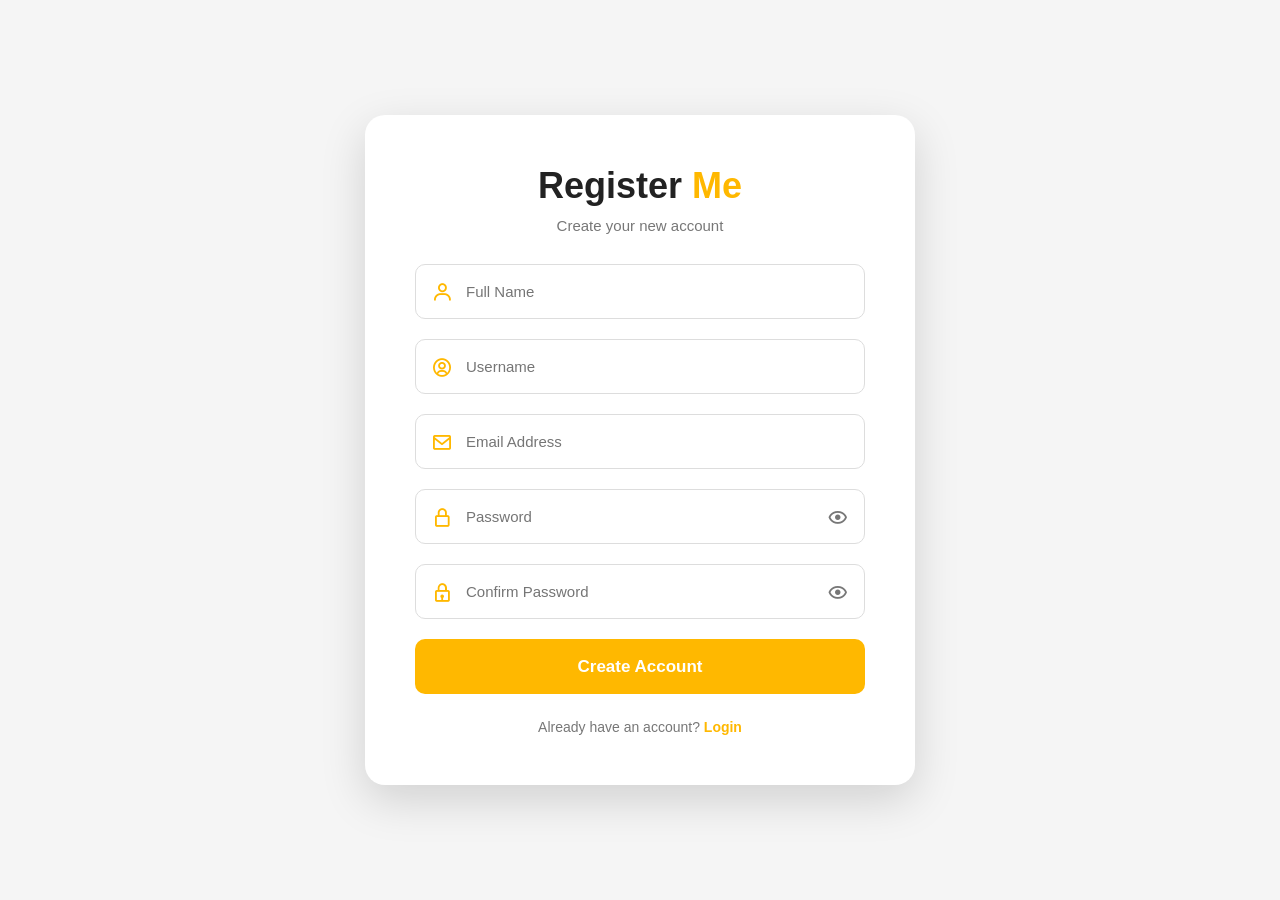
<file: New/2.html>
<!DOCTYPE html>
<html lang="en">
<head>
    <meta charset="UTF-8">
    <meta name="viewport" content="width=device-width, initial-scale=1.0">

    <title>Register Page</title>

    <!-- Boxicons -->
    <link href="https://unpkg.com/boxicons@2.1.4/css/boxicons.min.css" rel="stylesheet">

    <style>
        * {
            margin: 0;
            padding: 0;
            box-sizing: border-box;
            font-family: Arial, sans-serif;
        }

        body {
            min-height: 100vh;
            display: flex;
            justify-content: center;
            align-items: center;
            background: #f5f5f5;
            padding: 30px;
        }

        .register-box {
            width: 550px;
            background: #fff;
            padding: 50px;
            border-radius: 20px;
            box-shadow: 0 15px 45px rgba(0,0,0,0.15);
        }

        .register-box h2 {
            text-align: center;
            font-size: 36px;
            color: #222;
            margin-bottom: 10px;
        }

        .register-box h2 span {
            color: #ffb800;
        }

        .register-box > p {
            text-align: center;
            color: #777;
            font-size: 15px;
            margin-bottom: 30px;
        }

        .input-box {
            position: relative;
            margin-bottom: 20px;
        }

        .input-box input {
            width: 100%;
            height: 55px;
            border: 1px solid #ddd;
            border-radius: 10px;
            outline: none;
            padding: 0 50px;
            font-size: 15px;
        }

        .input-box input:focus {
            border-color: #ffb800;
            box-shadow: 0 0 0 3px rgba(255,184,0,0.12);
        }

        .left-icon {
            position: absolute;
            left: 16px;
            top: 50%;
            transform: translateY(-50%);
            font-size: 22px;
            color: #ffb800;
        }

        .show-password {
            position: absolute;
            right: 16px;
            top: 50%;
            transform: translateY(-50%);
            font-size: 22px;
            color: #777;
            cursor: pointer;
        }

        .register-btn {
            width: 100%;
            height: 55px;
            border: none;
            border-radius: 10px;
            background: #ffb800;
            color: white;
            font-size: 17px;
            font-weight: bold;
            cursor: pointer;
            transition: 0.3s;
        }

        .register-btn:hover {
            background: #e5a600;
        }

        .message {
            display: none;
            text-align: center;
            margin-top: 15px;
            font-size: 14px;
        }

        .login-link {
            text-align: center;
            margin-top: 25px;
            color: #777;
            font-size: 14px;
        }

        .login-link a {
            color: #ffb800;
            text-decoration: none;
            font-weight: bold;
        }

        @media (max-width: 600px) {
            body {
                padding: 20px;
            }

            .register-box {
                width: 100%;
                padding: 35px 25px;
            }

            .register-box h2 {
                font-size: 30px;
            }

            .input-box input {
                height: 52px;
            }

            .register-btn {
                height: 52px;
            }
        }
    </style>
</head>

<body>

    <div class="register-box">

        <h2>
            Register <span>Me</span>
        </h2>

        <p>
            Create your new account
        </p>

        <form id="registerForm">

            <!-- NAME -->
            <div class="input-box">
                <i class='bx bx-user left-icon'></i>

                <input
                    type="text"
                    id="name"
                    placeholder="Full Name"
                    required
                >
            </div>

            <!-- USERNAME -->
            <div class="input-box">
                <i class='bx bx-user-circle left-icon'></i>

                <input
                    type="text"
                    id="username"
                    placeholder="Username"
                    required
                >
            </div>

            <!-- EMAIL -->
            <div class="input-box">
                <i class='bx bx-envelope left-icon'></i>

                <input
                    type="email"
                    id="email"
                    placeholder="Email Address"
                    required
                >
            </div>

            <!-- PASSWORD -->
            <div class="input-box">
                <i class='bx bx-lock-alt left-icon'></i>

                <input
                    type="password"
                    id="password"
                    placeholder="Password"
                    required
                >

                <i
                    class='bx bx-show show-password'
                    id="showPassword">
                </i>
            </div>

            <!-- CONFIRM PASSWORD -->
            <div class="input-box">
                <i class='bx bx-lock left-icon'></i>

                <input
                    type="password"
                    id="confirmPassword"
                    placeholder="Confirm Password"
                    required
                >

                <i
                    class='bx bx-show show-password'
                    id="showConfirmPassword">
                </i>
            </div>

            <button
                type="submit"
                class="register-btn">
                Create Account
            </button>

            <div
                class="message"
                id="message">
            </div>

        </form>

        <div class="login-link">
            Already have an account?
            <a href="index.html">Login</a>
        </div>

    </div>


    <script>

        /* =========================
           SHOW PASSWORD
        ========================= */

        function passwordToggle(inputId, iconId) {

            const input = document.getElementById(inputId);
            const icon = document.getElementById(iconId);

            icon.addEventListener("click", function () {

                if (input.type === "password") {

                    input.type = "text";

                    icon.classList.remove("bx-show");
                    icon.classList.add("bx-hide");

                } else {

                    input.type = "password";

                    icon.classList.remove("bx-hide");
                    icon.classList.add("bx-show");

                }

            });
        }

        passwordToggle("password", "showPassword");
        passwordToggle("confirmPassword", "showConfirmPassword");


        /* =========================
           REGISTER
        ========================= */

        document
        .getElementById("registerForm")
        .addEventListener("submit", function(e) {

            e.preventDefault();

            const password =
                document.getElementById("password").value;

            const confirmPassword =
                document.getElementById("confirmPassword").value;

            const message =
                document.getElementById("message");


            /* PASSWORD CHECK */

            if (password !== confirmPassword) {

                message.innerHTML =
                    "Passwords do not match";

                message.style.color = "red";
                message.style.display = "block";

                return;
            }


            /* SUCCESS */

            message.innerHTML =
                "Registration successful ✓";

            message.style.color = "green";
            message.style.display = "block";


            /*
                After 1 second,
                open Login page
            */

            setTimeout(function() {

                window.location.href = "index.html";

            }, 1000);

        });

    </script>

</body>
</html>
</file>
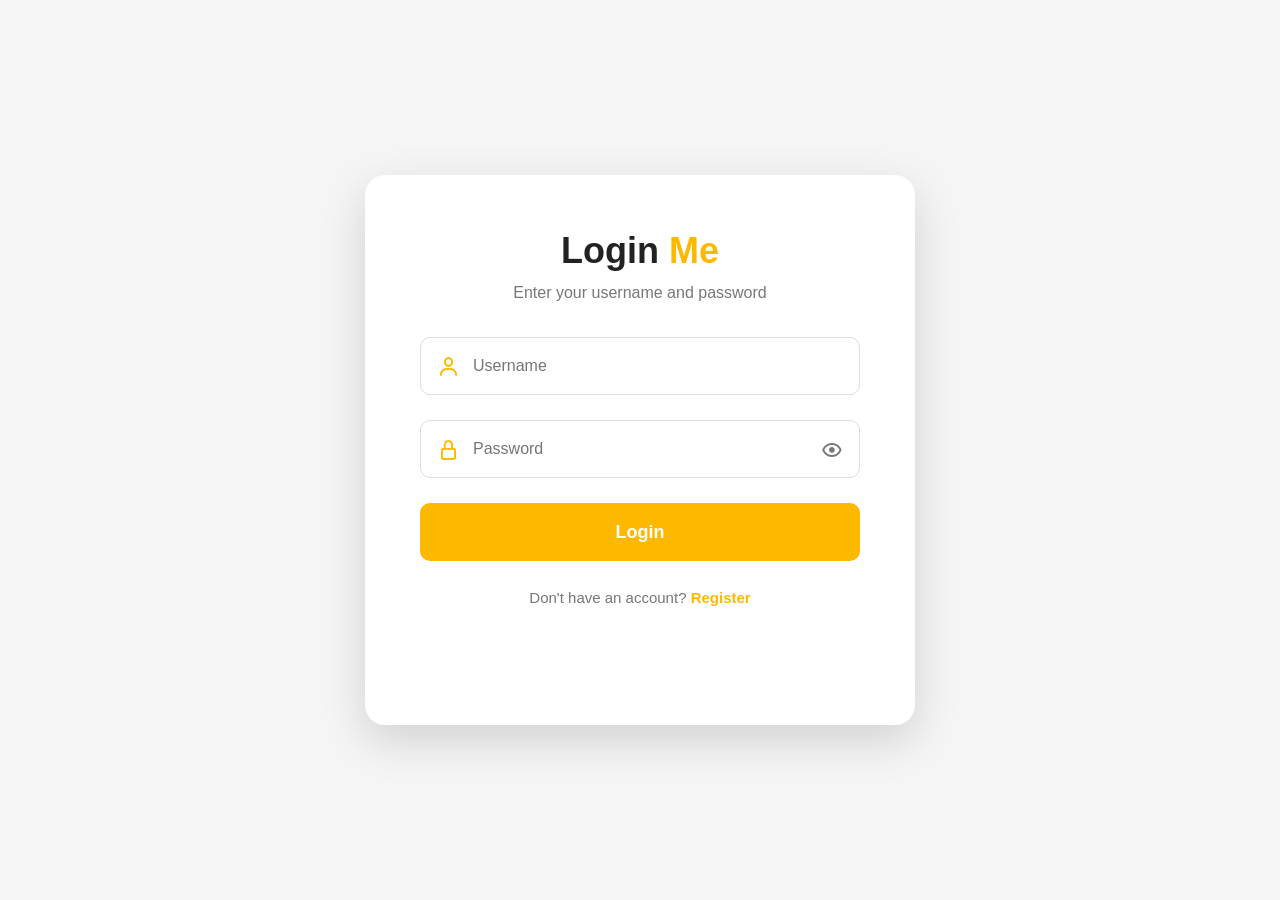
<file: New/parctice.html>
<!DOCTYPE html>
<html lang="en">
<head>
    <meta charset="UTF-8">
    <meta name="viewport" content="width=device-width, initial-scale=1.0">

    <title>Login Page</title>

    <!-- Boxicons -->
    <link
        href="https://unpkg.com/boxicons@2.1.4/css/boxicons.min.css"
        rel="stylesheet"
    >

    <style>

        * {
            margin: 0;
            padding: 0;
            box-sizing: border-box;
            font-family: Arial, sans-serif;
        }

        body {
            min-height: 100vh;
            display: flex;
            justify-content: center;
            align-items: center;
            background: #f5f5f5;
            padding: 30px;
        }

        /* =========================
           LARGE LOGIN BOX
        ========================= */

        .login-box {
            width: 550px;
            min-height: 550px;
            background: #ffffff;
            padding: 55px;
            border-radius: 20px;
            box-shadow: 0 15px 45px rgba(0, 0, 0, 0.15);
        }


        /* =========================
           TITLE
        ========================= */

        .login-box h2 {
            text-align: center;
            font-size: 36px;
            color: #222;
            margin-bottom: 12px;
        }

        .login-box h2 span {
            color: #ffb800;
        }

        .login-box p {
            text-align: center;
            color: #777;
            font-size: 16px;
            margin-bottom: 35px;
        }


        /* =========================
           INPUT BOX
        ========================= */

        .input-box {
            position: relative;
            width: 100%;
            margin-bottom: 25px;
        }

        .input-box input {
            width: 100%;
            height: 58px;
            border: 1px solid #ddd;
            border-radius: 10px;
            outline: none;

            padding-left: 52px;
            padding-right: 52px;

            font-size: 16px;
            color: #333;

            transition: 0.3s;
        }

        .input-box input:focus {
            border-color: #ffb800;
            box-shadow: 0 0 0 3px rgba(255, 184, 0, 0.12);
        }


        /* =========================
           LEFT ICON
        ========================= */

        .left-icon {
            position: absolute;
            left: 17px;
            top: 50%;

            transform: translateY(-50%);

            font-size: 23px;
            color: #ffb800;
        }


        /* =========================
           SHOW PASSWORD
        ========================= */

        .show-password {
            position: absolute;
            right: 17px;
            top: 50%;

            transform: translateY(-50%);

            font-size: 23px;
            color: #777;

            cursor: pointer;
        }

        .show-password:hover {
            color: #ffb800;
        }


        /* =========================
           LOGIN BUTTON
        ========================= */

        .login-btn {
            width: 100%;
            height: 58px;

            border: none;
            border-radius: 10px;

            background: #ffb800;
            color: #ffffff;

            font-size: 18px;
            font-weight: bold;

            cursor: pointer;

            transition: 0.3s;
        }

        .login-btn:hover {
            background: #e5a600;
            transform: translateY(-2px);
        }


        /* =========================
           ERROR MESSAGE
        ========================= */

        .message {
            display: none;

            text-align: center;

            margin-top: 18px;

            font-size: 15px;
            font-weight: 500;
        }


        /* =========================
           REGISTER
        ========================= */

        .register {
            text-align: center;

            margin-top: 28px;

            font-size: 15px;

            color: #777;
        }

        .register a {
            color: #ffb800;

            text-decoration: none;

            font-weight: bold;
        }

        .register a:hover {
            text-decoration: underline;
        }


        /* =========================
           MOBILE
        ========================= */

        @media (max-width: 600px) {

            body {
                padding: 20px;
            }

            .login-box {
                width: 100%;
                min-height: auto;

                padding: 35px 25px;

                border-radius: 15px;
            }

            .login-box h2 {
                font-size: 30px;
            }

            .login-box p {
                font-size: 14px;
                margin-bottom: 28px;
            }

            .input-box input {
                height: 52px;
                font-size: 14px;
            }

            .login-btn {
                height: 52px;
                font-size: 16px;
            }

        }

    </style>
</head>


<body>


    <!-- =========================
         LOGIN BOX
    ========================= -->

    <div class="login-box">

        <h2>
            Login <span>Me</span>
        </h2>

        <p>
            Enter your username and password
        </p>


        <!-- LOGIN FORM -->

        <form id="loginForm">


            <!-- USERNAME -->

            <div class="input-box">

                <i class='bx bx-user left-icon'></i>

                <input
                    type="text"
                    id="username"
                    placeholder="Username"
                    autocomplete="username"
                    required
                >

            </div>


            <!-- PASSWORD -->

            <div class="input-box">

                <i class='bx bx-lock-alt left-icon'></i>

                <input
                    type="password"
                    id="password"
                    placeholder="Password"
                    autocomplete="current-password"
                    required
                >

                <i
                    class='bx bx-show show-password'
                    id="showPassword">
                </i>

            </div>


            <!-- LOGIN BUTTON -->

            <button
                type="submit"
                class="login-btn"
            >
                Login
            </button>


            <!-- ERROR MESSAGE -->

            <div
                class="message"
                id="message">
            </div>


        </form>


        <!-- REGISTER -->

        <div class="register">

            Don't have an account?

            <a href="#">
                Register
            </a>

        </div>


    </div>


    <!-- =========================
         JAVASCRIPT
    ========================= -->

    <script>


        /* =========================
           SHOW / HIDE PASSWORD
        ========================= */

        const passwordInput =
            document.getElementById("password");

        const showPassword =
            document.getElementById("showPassword");


        showPassword.addEventListener("click", function () {

            if (passwordInput.type === "password") {

                passwordInput.type = "text";

                showPassword.classList.remove("bx-show");

                showPassword.classList.add("bx-hide");

            } else {

                passwordInput.type = "password";

                showPassword.classList.remove("bx-hide");

                showPassword.classList.add("bx-show");

            }

        });


        /* =========================
           LOGIN
        ========================= */

        const loginForm =
            document.getElementById("loginForm");


        loginForm.addEventListener("submit", function (event) {

            event.preventDefault();


            const username =
                document.getElementById("username").value.trim();

            const password =
                document.getElementById("password").value;


            const message =
                document.getElementById("message");


            /* =========================
               CHANGE LOGIN DETAILS HERE
            ========================= */

            const correctUsername = "umesh";

            const correctPassword = "12345";


            /* =========================
               CORRECT LOGIN
            ========================= */

            if (
                username === correctUsername &&
                password === correctPassword
            ) {

                /*
                   Correct username/password
                   Open next HTML page
                */

                window.location.href = "home.html";

            }


            /* =========================
               WRONG LOGIN
            ========================= */

            else {

                message.innerHTML =
                    "Wrong username or password";

                message.style.color = "red";

                message.style.display = "block";

            }

        });

    </script>


</body>
</html>
</file>
